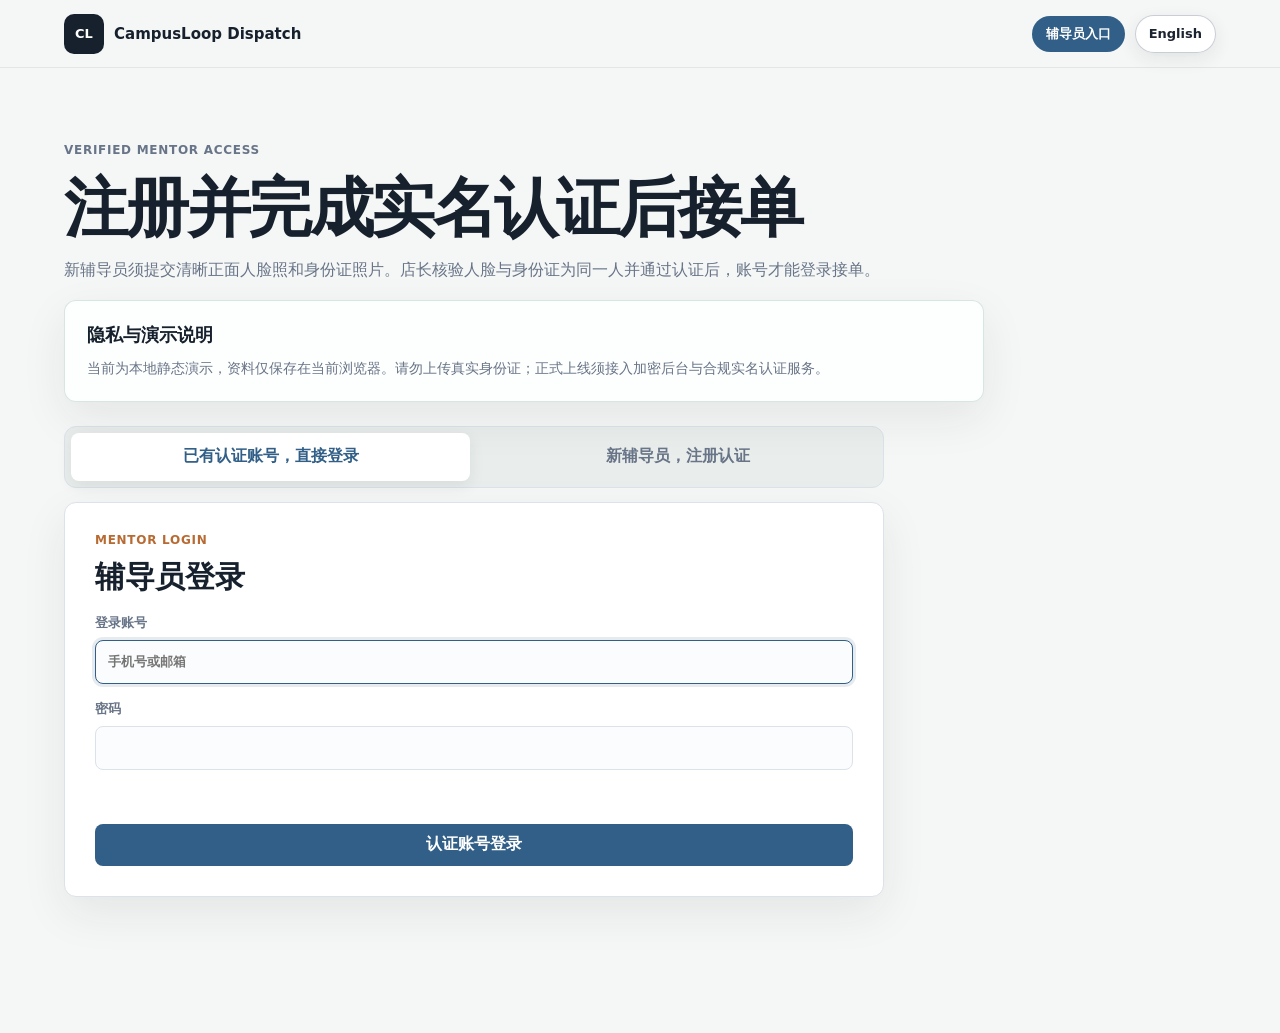
<file: mentor.html>
<!doctype html>
<html lang="zh-CN" data-dispatch-role="mentor">
  <head>
    <meta charset="UTF-8" />
    <meta name="viewport" content="width=device-width, initial-scale=1.0" />
    <title>CampusLoop 辅导员接单入口</title>
    <link rel="icon" href="data:," />
    <link rel="stylesheet" href="dispatch.css?v=20260807-focus1" />
  </head>
  <body>
    <header class="dispatch-topbar">
      <a class="dispatch-brand" href="index.html"><span>CL</span><strong>CampusLoop Dispatch</strong></a>
      <div class="manager-header-actions">
        <div class="dispatch-role-badge mentor">辅导员入口</div>
        <button class="dispatch-secondary manager-logout" id="mentorLogoutButton" type="button" hidden>退出登录</button>
      </div>
    </header>

    <main class="dispatch-shell">
      <section class="mentor-auth-gate" id="mentorAuthGate">
        <div class="mentor-auth-intro">
          <p class="dispatch-eyebrow">Verified mentor access</p>
          <h1>注册并完成实名认证后接单</h1>
          <p>新辅导员须提交清晰正面人脸照和身份证照片。店长核验人脸与身份证为同一人并通过认证后，账号才能登录接单。</p>
          <div class="privacy-card">
            <strong>隐私与演示说明</strong>
            <span>当前为本地静态演示，资料仅保存在当前浏览器。请勿上传真实身份证；正式上线须接入加密后台与合规实名认证服务。</span>
          </div>
        </div>
        <div class="auth-mode-switch" aria-label="选择登录或注册">
          <button class="auth-mode-button active" type="button" data-auth-target="login">已有认证账号，直接登录</button>
          <button class="auth-mode-button" type="button" data-auth-target="register">新辅导员，注册认证</button>
        </div>
        <div class="mentor-auth-grid single">
          <form class="dispatch-panel dispatch-form auth-mode-panel" id="mentorLoginForm" data-auth-panel="login">
            <div><p class="dispatch-eyebrow">Mentor login</p><h2>辅导员登录</h2></div>
            <label><span>登录账号</span><input id="mentorLoginAccount" type="text" required autocomplete="username" placeholder="手机号或邮箱" /></label>
            <label><span>密码</span><input id="mentorLoginPassword" type="password" required autocomplete="current-password" /></label>
            <p class="dispatch-message" id="mentorLoginMessage" aria-live="polite"></p>
            <button class="dispatch-primary" type="submit">认证账号登录</button>
          </form>

          <form class="dispatch-panel dispatch-form auth-mode-panel" id="mentorRegisterForm" data-auth-panel="register" hidden>
            <div><p class="dispatch-eyebrow">New mentor</p><h2>注册与实名认证</h2></div>
            <div class="form-grid two">
              <label><span>真实姓名</span><input id="mentorRegisterName" type="text" required autocomplete="name" /></label>
              <label><span>手机号或邮箱（登录账号）</span><input id="mentorRegisterAccount" type="text" required autocomplete="username" /></label>
              <label><span>设置密码</span><input id="mentorRegisterPassword" type="password" required minlength="8" autocomplete="new-password" placeholder="至少 8 位" /></label>
              <label><span>确认密码</span><input id="mentorRegisterConfirmPassword" type="password" required minlength="8" autocomplete="new-password" /></label>
            </div>
            <div class="form-grid two">
              <label><span>清晰正面人脸照</span><input id="mentorFacePhoto" type="file" required accept="image/*" /><small class="mentor-proof-state">正脸无遮挡，图片不超过 700KB。</small></label>
              <label><span>身份证照片</span><input id="mentorIdPhoto" type="file" required accept="image/*" /><small class="mentor-proof-state">须能清楚辨认照片，图片不超过 700KB。</small></label>
            </div>
            <label class="consent-row"><input id="mentorIdentityConsent" type="checkbox" required /><span>我确认人脸照为本人，且与身份证照片中的人员一致，并同意提交店长审核。</span></label>
            <p class="dispatch-message" id="mentorRegisterMessage" aria-live="polite"></p>
            <button class="dispatch-primary" type="submit">提交注册与认证</button>
          </form>
        </div>
      </section>

      <div id="mentorApp" hidden>
      <section class="workspace-view" data-workspace-view="home">
      <section class="dispatch-hero mentor-hero">
        <div>
          <p class="dispatch-eyebrow">Mentor workspace</p>
          <h1>按专业、科目和地区抢单</h1>
          <p>你可以查看脱敏后的辅导需求并抢单。抢单后须由店长审核，通过后等待学员预约，学员联系方式始终不可见。</p>
        </div>
        <div class="privacy-card">
          <strong>禁止绕过平台联系学员</strong>
          <span>订单只显示编号和学习需求；抢单、审核和预约完成后仍由店长中转沟通。</span>
        </div>
      </section>

      <section class="workspace-hub" aria-labelledby="mentorWorkspaceTitle">
        <div class="workspace-heading">
          <div><p class="dispatch-eyebrow">Mentor workspace</p><h2 id="mentorWorkspaceTitle">辅导员工作台</h2></div>
          <p>资料、抢单和进行中的订单分开处理，重点更清楚。</p>
        </div>
        <div class="workspace-card-grid">
          <a class="workspace-card featured" href="#open-orders"><span class="workspace-card-number">01</span><div><strong>进入抢单大厅</strong><p>查看脱敏需求并申请接单。</p></div><span class="workspace-card-arrow">进入 →</span></a>
          <a class="workspace-card" href="#assignments"><span class="workspace-card-number">02</span><div><strong>我的订单</strong><p>查看审核结果、学习进度和作业提交。</p></div><span class="workspace-card-arrow">进入 →</span></a>
          <a class="workspace-card" href="#profile"><span class="workspace-card-number">03</span><div><strong>辅导员资料</strong><p>单独维护专业、地区、时间和证明。</p></div><span class="workspace-card-arrow">进入 →</span></a>
        </div>
      </section>
      </section>

      <section class="workspace-view workspace-content" data-workspace-view="profile" hidden>
        <div class="workspace-page-heading"><a class="workspace-back" href="#home">← 返回功能菜单</a><div><p class="dispatch-eyebrow">Mentor profile</p><h1>辅导员资料</h1><p>维护专业能力、接单地区、预约时间和认证证明。</p></div></div>
      <section class="dispatch-panel dispatch-form compact" id="mentorProfilePanel">
        <div class="panel-heading">
          <div><p class="dispatch-eyebrow">Mentor profile</p><h2>辅导能力与接单地区</h2></div>
          <span class="step-badge" id="mentorProfileState">尚未登记</span>
        </div>
        <form id="mentorProfileForm">
          <div class="form-grid two">
            <label><span>显示名称</span><input id="mentorDisplayName" type="text" required placeholder="例如：Dale 老师" /></label>
            <label><span>每小时价格（人民币）</span><input id="mentorRate" type="text" required placeholder="例如：200 元/小时" /></label>
            <label><span>平台认证电话</span><input id="mentorPhone" type="tel" required placeholder="仅店长可见" /></label>
            <label><span>平台认证微信</span><input id="mentorWechat" type="text" required placeholder="仅店长可见" /></label>
          </div>
          <div class="form-grid two">
            <label>
              <span>主要专业</span>
              <select id="mentorMajor" required>
                <option value="">请选择专业</option>
                <option>商科与管理</option><option>会计与金融</option><option>经济学</option><option>计算机科学</option>
                <option>数据科学与统计</option><option>工程学</option><option>教育学</option><option>心理学</option>
                <option>法律</option><option>医学与健康</option><option>文学与语言</option><option>艺术与设计</option>
                <option>传媒</option><option>音乐专业</option><option>其他</option>
              </select>
            </label>
            <label><span>可辅导的具体科目</span><input id="mentorSubjects" type="text" required placeholder="用逗号分隔，例如：公司金融, APA, SPSS" /></label>
          </div>
          <div class="form-grid three">
            <label><span>国家</span><input id="mentorDispatchCountry" type="text" required placeholder="例如：英国" /></label>
            <label><span>城市</span><input id="mentorDispatchCity" type="text" required placeholder="例如：伦敦" /></label>
            <label><span>地区 / 时区</span><input id="mentorDispatchArea" type="text" required placeholder="例如：GMT" /></label>
          </div>
          <label><span>可预约时间</span><input id="mentorAvailability" type="text" required placeholder="例如：周一至周五 18:00–22:00（北京时间）" /></label>
          <label><span>个人简介</span><textarea id="mentorBio" rows="3" required placeholder="学历背景、擅长课程、可接单时间。不要填写公开联系方式。"></textarea></label>
          <label>
            <span>上传证明（教师资格证、学生证等）</span>
            <input id="mentorProof" type="file" accept="image/*,.pdf,application/pdf" />
            <small class="mentor-proof-state" id="mentorProofState">支持图片或 PDF，文件不超过 1MB；证明仅店长端可查看。</small>
          </label>
          <p class="dispatch-message" id="mentorProfileMessage" aria-live="polite"></p>
          <button class="dispatch-primary" type="submit">保存辅导员资料</button>
        </form>
      </section>
      </section>

      <section class="workspace-view workspace-content" data-workspace-view="open-orders" hidden>
        <div class="workspace-page-heading"><a class="workspace-back" href="#home">← 返回功能菜单</a><div><p class="dispatch-eyebrow">Open requests</p><h1>抢单大厅</h1><p>这里只展示可以申请的脱敏订单，抢单后需要店长审核。</p></div></div>
        <section class="dispatch-panel">
          <div class="panel-heading"><div><p class="dispatch-eyebrow">Open requests</p><h2>可抢订单</h2></div><span class="step-badge">抢单后由店长审核</span></div>
          <div class="dispatch-list" id="mentorOpenList"></div>
        </section>
      </section>

      <section class="workspace-view workspace-content" data-workspace-view="assignments" hidden>
        <div class="workspace-page-heading"><a class="workspace-back" href="#home">← 返回功能菜单</a><div><p class="dispatch-eyebrow">My assignments</p><h1>我的订单</h1><p>查看抢单审核、进行中订单、进度更新和作业提交入口。</p></div></div>
        <section class="dispatch-panel">
          <div class="panel-heading"><div><p class="dispatch-eyebrow">My assignments</p><h2>我的抢单与审核结果</h2></div></div>
          <div class="dispatch-list" id="mentorAssignmentList"></div>
        </section>
      </section>
      </div>
    </main>
    <script src="i18n.js?v=20260807-focus1"></script>
    <script src="dispatch.js?v=20260807-focus1"></script>
  </body>
</html>
</file>
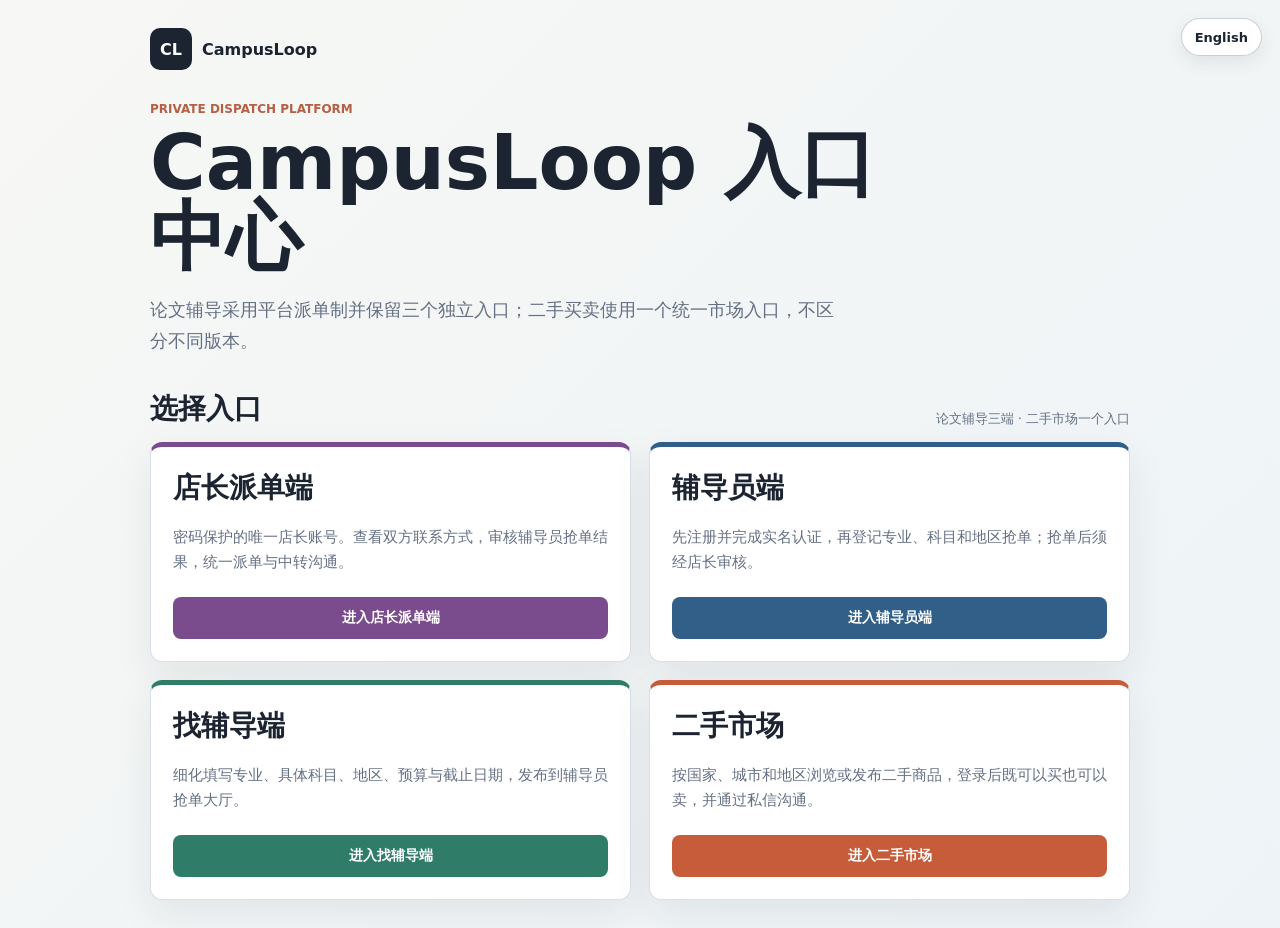
<file: portal.html>
<!doctype html>
<html lang="zh-CN">
  <head>
    <meta charset="UTF-8" />
    <meta name="viewport" content="width=device-width, initial-scale=1.0" />
    <title>CampusLoop 入口中心</title>
    <link rel="icon" href="data:," />
    <style>
      :root { color-scheme: light; --ink:#1b2430; --muted:#657084; --line:#d9e0e8; --paper:#f7f8f5; --white:#fff; --green:#2f7d68; --blue:#315f87; }
      * { box-sizing:border-box; }
      body { margin:0; min-height:100vh; display:grid; place-items:center; padding:28px; background:linear-gradient(135deg,#f7f8f5,#edf3f7); color:var(--ink); font-family:Inter,ui-sans-serif,system-ui,-apple-system,BlinkMacSystemFont,"Segoe UI",sans-serif; }
      main { width:min(980px,100%); }
      .brand { display:flex; align-items:center; gap:10px; margin-bottom:32px; font-weight:900; }
      .mark { display:grid; width:42px; height:42px; place-items:center; border-radius:10px; background:var(--ink); color:var(--white); }
      .eyebrow { margin:0 0 10px; color:#b45f46; font-size:12px; font-weight:900; text-transform:uppercase; }
      h1 { max-width:760px; margin:0; font-size:clamp(42px,7vw,76px); line-height:.98; }
      .intro { max-width:700px; margin:20px 0 32px; color:var(--muted); font-size:18px; line-height:1.7; }
      .section-title { display:flex; align-items:end; justify-content:space-between; gap:14px; margin:34px 0 14px; }
      .section-title h2 { margin:0; font-size:28px; }
      .section-title span { color:var(--muted); font-size:13px; }
      .entries { display:grid; grid-template-columns:repeat(2,minmax(0,1fr)); gap:18px; }
      .entry { display:grid; gap:14px; min-height:220px; padding:22px; border:1px solid var(--line); border-radius:12px; background:var(--white); box-shadow:0 14px 38px rgba(32,42,54,.08); }
      .entry.student { border-top:5px solid var(--green); }
      .entry.mentor { border-top:5px solid var(--blue); }
      .entry.manager { border-top:5px solid #7a4b8d; }
      .entry.market { border-top:5px solid #c75c3b; }
      .entry h2 { margin:0; font-size:28px; }
      .entry p { margin:0; color:var(--muted); font-size:15px; line-height:1.65; }
      .entry a { align-self:end; display:inline-flex; min-height:42px; align-items:center; justify-content:center; border-radius:8px; color:var(--white); text-decoration:none; font-size:14px; font-weight:900; }
      .student a { background:var(--green); }
      .mentor a { background:var(--blue); }
      .manager a { background:#7a4b8d; }
      .market a { background:#c75c3b; }
      @media (max-width:900px) { .entries { width:min(540px,100%); margin-inline:auto; grid-template-columns:1fr; } }
      @media (max-width:680px) { .entries { grid-template-columns:1fr; } .section-title { align-items:flex-start; flex-direction:column; } }
    </style>
  </head>
  <body>
    <main>
      <div class="brand"><span class="mark">CL</span><span>CampusLoop</span></div>
      <p class="eyebrow">Private dispatch platform</p>
      <h1>CampusLoop 入口中心</h1>
      <p class="intro">论文辅导采用平台派单制并保留三个独立入口；二手买卖使用一个统一市场入口，不区分不同版本。</p>
      <div class="section-title"><h2>选择入口</h2><span>论文辅导三端 · 二手市场一个入口</span></div>
      <div class="entries">
        <article class="entry manager">
          <h2>店长派单端</h2>
          <p>密码保护的唯一店长账号。查看双方联系方式，审核辅导员抢单结果，统一派单与中转沟通。</p>
          <a href="manager.html">进入店长派单端</a>
        </article>
        <article class="entry mentor">
          <h2>辅导员端</h2>
          <p>先注册并完成实名认证，再登记专业、科目和地区抢单；抢单后须经店长审核。</p>
          <a href="mentor.html">进入辅导员端</a>
        </article>
        <article class="entry student">
          <h2>找辅导端</h2>
          <p>细化填写专业、具体科目、地区、预算与截止日期，发布到辅导员抢单大厅。</p>
          <a href="student.html">进入找辅导端</a>
        </article>
        <article class="entry market">
          <h2>二手市场</h2>
          <p>按国家、城市和地区浏览或发布二手商品，登录后既可以买也可以卖，并通过私信沟通。</p>
          <a href="market.html">进入二手市场</a>
        </article>
      </div>
    </main>
    <script src="i18n.js"></script>
  </body>
</html>
</file>
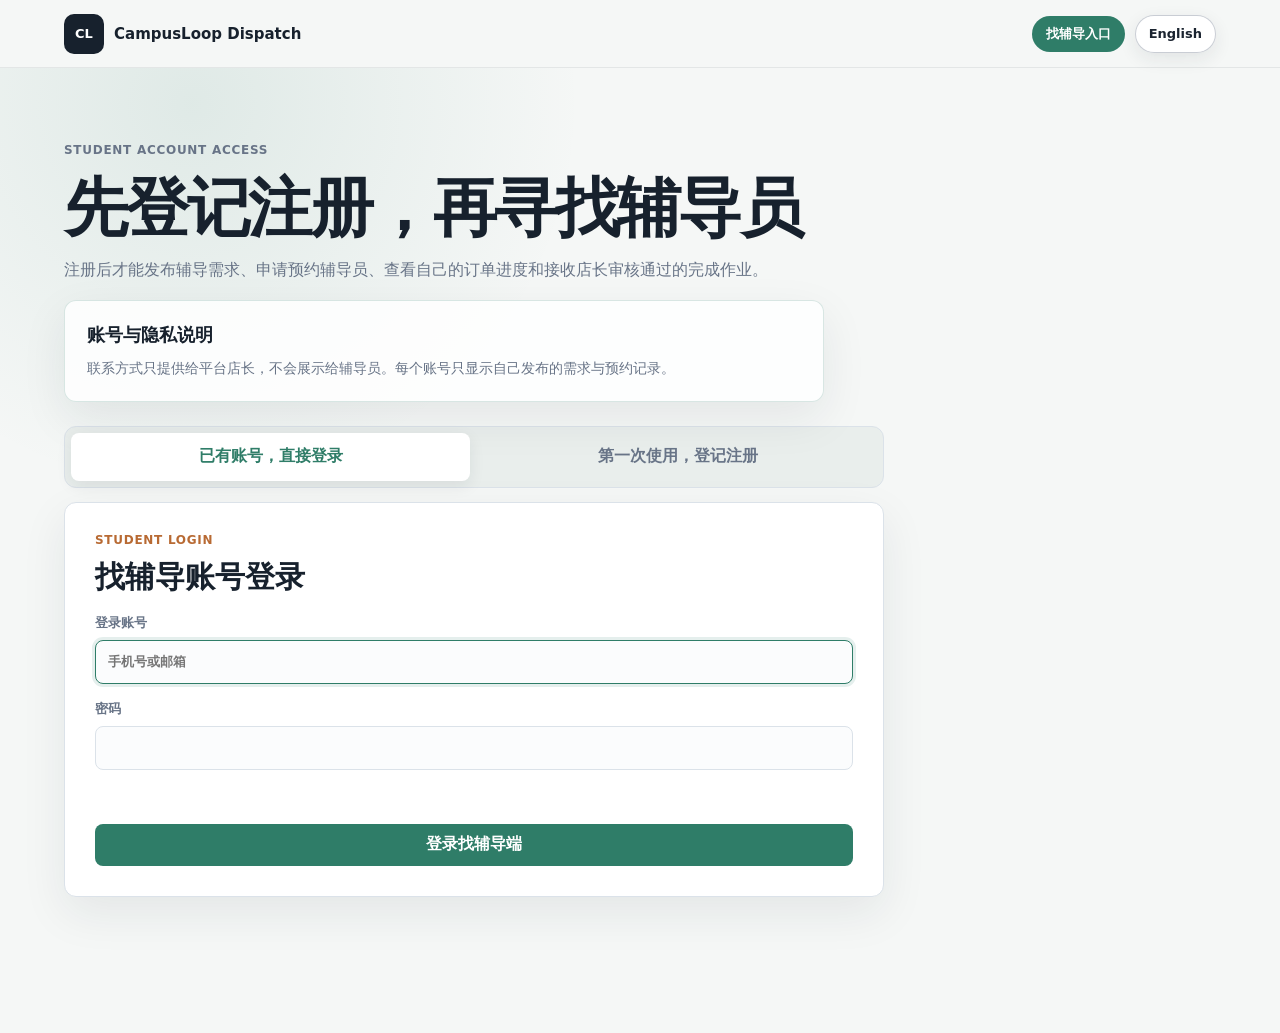
<file: student.html>
<!doctype html>
<html lang="zh-CN" data-dispatch-role="student">
  <head>
    <meta charset="UTF-8" />
    <meta name="viewport" content="width=device-width, initial-scale=1.0" />
    <title>CampusLoop 找辅导入口</title>
    <link rel="icon" href="data:," />
    <link rel="stylesheet" href="dispatch.css?v=20260807-focus1" />
  </head>
  <body>
    <header class="dispatch-topbar">
      <a class="dispatch-brand" href="index.html"><span>CL</span><strong>CampusLoop Dispatch</strong></a>
      <div class="manager-header-actions">
        <div class="dispatch-role-badge student">找辅导入口</div>
        <button class="dispatch-secondary manager-logout" id="studentLogoutButton" type="button" hidden>退出登录</button>
      </div>
    </header>

    <main class="dispatch-shell">
      <section class="student-auth-gate" id="studentAuthGate">
        <div class="student-auth-intro">
          <p class="dispatch-eyebrow">Student account access</p>
          <h1>先登记注册，再寻找辅导员</h1>
          <p>注册后才能发布辅导需求、申请预约辅导员、查看自己的订单进度和接收店长审核通过的完成作业。</p>
          <div class="privacy-card">
            <strong>账号与隐私说明</strong>
            <span>联系方式只提供给平台店长，不会展示给辅导员。每个账号只显示自己发布的需求与预约记录。</span>
          </div>
        </div>

        <div class="auth-mode-switch" aria-label="选择登录或注册">
          <button class="auth-mode-button active" type="button" data-auth-target="login">已有账号，直接登录</button>
          <button class="auth-mode-button" type="button" data-auth-target="register">第一次使用，登记注册</button>
        </div>

        <div class="student-auth-grid single">
          <form class="dispatch-panel dispatch-form auth-mode-panel" id="studentLoginForm" data-auth-panel="login">
            <div><p class="dispatch-eyebrow">Student login</p><h2>找辅导账号登录</h2></div>
            <label><span>登录账号</span><input id="studentLoginAccount" type="text" required autocomplete="username" placeholder="手机号或邮箱" /></label>
            <label><span>密码</span><input id="studentLoginPassword" type="password" required autocomplete="current-password" /></label>
            <p class="dispatch-message" id="studentLoginMessage" aria-live="polite"></p>
            <button class="dispatch-primary" type="submit">登录找辅导端</button>
          </form>

          <form class="dispatch-panel dispatch-form auth-mode-panel" id="studentRegisterForm" data-auth-panel="register" hidden>
            <div><p class="dispatch-eyebrow">New student</p><h2>登记注册</h2></div>
            <div class="form-grid two">
              <label><span>称呼</span><input id="studentRegisterName" type="text" required autocomplete="name" placeholder="例如：李同学" /></label>
              <label><span>手机号或邮箱（登录账号）</span><input id="studentRegisterAccount" type="text" required autocomplete="username" placeholder="用于登录" /></label>
              <label><span>平台联系微信 / 手机号</span><input id="studentRegisterContact" type="text" required autocomplete="tel" placeholder="仅店长可见" /></label>
              <label><span>设置密码</span><input id="studentRegisterPassword" type="password" required minlength="8" autocomplete="new-password" placeholder="至少 8 位" /></label>
              <label><span>确认密码</span><input id="studentRegisterConfirmPassword" type="password" required minlength="8" autocomplete="new-password" /></label>
            </div>
            <label class="consent-row"><input id="studentRegisterConsent" type="checkbox" required /><span>我同意由平台店长保管我的联系方式，并仅用于辅导匹配和订单协调。</span></label>
            <p class="dispatch-message" id="studentRegisterMessage" aria-live="polite"></p>
            <button class="dispatch-primary" type="submit">注册并进入找辅导端</button>
          </form>
        </div>
      </section>

      <div id="studentApp" hidden>
      <section class="workspace-view" data-workspace-view="home">
      <section class="dispatch-hero student-hero">
        <div>
          <p class="dispatch-eyebrow">Tutoring request</p>
          <h1>告诉店长你需要哪一门辅导</h1>
          <p>按专业、具体科目和地区发布需求，需求会进入辅导员抢单大厅。店长审核抢单结果后，你可以查看辅导员名片并预约。</p>
        </div>
        <div class="privacy-card">
          <strong>联系方式由平台保管</strong>
          <span>辅导员只能看到学习需求和订单编号；审核通过的名片也不显示联系方式，沟通由店长统一中转。</span>
        </div>
      </section>

      <section class="workspace-hub" aria-labelledby="studentWorkspaceTitle">
        <div class="workspace-heading">
          <div><p class="dispatch-eyebrow">Student workspace</p><h2 id="studentWorkspaceTitle">今天想做什么？</h2></div>
          <p>每次只进入一个功能页面，资料更清楚、操作更简单。</p>
        </div>
        <div class="workspace-card-grid">
          <a class="workspace-card featured" href="#request"><span class="workspace-card-number">01</span><div><strong>发布辅导需求</strong><p>填写科目、地区、预算与订单金额。</p></div><span class="workspace-card-arrow">进入 →</span></a>
          <a class="workspace-card" href="#mentors"><span class="workspace-card-number">02</span><div><strong>选择辅导员</strong><p>查看认证辅导员资料并申请预约。</p></div><span class="workspace-card-arrow">进入 →</span></a>
          <a class="workspace-card" href="#orders"><span class="workspace-card-number">03</span><div><strong>查看我的订单</strong><p>跟踪审核、预约、进度与完成作业。</p></div><span class="workspace-card-arrow">进入 →</span></a>
        </div>
      </section>
      </section>

      <section class="workspace-view workspace-content" data-workspace-view="request" hidden>
        <div class="workspace-page-heading"><a class="workspace-back" href="#home">← 返回功能菜单</a><div><p class="dispatch-eyebrow">New request</p><h1>发布辅导需求</h1><p>只需完成这一份表单，提交后可在“我的订单”查看审核进度。</p></div></div>
        <form class="dispatch-panel dispatch-form" id="requestForm">
          <div class="panel-heading">
            <div><p class="dispatch-eyebrow">New request</p><h2>提交辅导需求</h2></div>
            <span class="step-badge">信息越细，匹配越准</span>
          </div>

          <div class="selected-mentor-notice" id="selectedMentorNotice" hidden>
            <div><span>预约意向</span><strong id="selectedMentorName"></strong><small>提交需求后，该辅导员会收到你的预约申请；接单后仍须由店长审核。</small></div>
            <button class="dispatch-secondary" id="clearPreferredMentor" type="button">取消指定</button>
          </div>
          <input id="requestPreferredMentor" type="hidden" />

          <div class="form-grid two">
            <label><span>称呼</span><input id="requesterName" type="text" required placeholder="例如：李同学" /></label>
            <label><span>联系方式</span><input id="requesterContact" type="text" required placeholder="微信 / 邮箱 / 手机号" /></label>
          </div>

          <div class="form-grid two">
            <label>
              <span>专业方向</span>
              <select id="requestMajor" required>
                <option value="">请选择专业</option>
                <option>商科与管理</option><option>会计与金融</option><option>经济学</option><option>计算机科学</option>
                <option>数据科学与统计</option><option>工程学</option><option>教育学</option><option>心理学</option>
                <option>法律</option><option>医学与健康</option><option>文学与语言</option><option>艺术与设计</option>
                <option>传媒</option><option>音乐专业</option><option>其他</option>
              </select>
            </label>
            <label><span>具体科目 / 课程名称</span><input id="requestSubject" type="text" required placeholder="例如：Corporate Finance / COMP3001" /></label>
          </div>

          <div class="form-grid three">
            <label><span>学历阶段</span><select id="requestLevel" required><option value="">请选择</option><option>预科</option><option>本科</option><option>硕士</option><option>博士</option><option>其他</option></select></label>
            <label><span>辅导类型</span><select id="requestServiceType" required><option value="">请选择</option><option>课程知识辅导</option><option>作业思路梳理</option><option>论文结构指导</option><option>文献综述指导</option><option>数据分析指导</option><option>语言润色建议</option><option>答辩准备</option></select></label>
            <label><span>预算（人民币）</span><input id="requestBudget" type="text" required placeholder="例如：200 元/小时或总预算 1200 元" /></label>
          </div>

          <label><span>订单辅导金额（人民币）</span><input id="requestOrderAmount" type="number" required min="1" step="0.01" inputmode="decimal" placeholder="例如：1000" /><small class="mentor-proof-state">平台以此金额计算双方各 7% 的服务费。</small></label>

          <div class="form-grid three">
            <label><span>国家</span><input id="requestCountry" type="text" required placeholder="例如：英国" /></label>
            <label><span>城市</span><input id="requestCity" type="text" required placeholder="例如：伦敦" /></label>
            <label><span>地区 / 时区</span><input id="requestArea" type="text" required placeholder="例如：UCL 附近 / GMT" /></label>
          </div>

          <div class="form-grid two">
            <label><span>希望开始日期</span><input id="requestStartDate" type="date" required /></label>
            <label><span>截止日期</span><input id="requestDeadline" type="date" required /></label>
          </div>

          <label><span>需求说明</span><textarea id="requestDescription" rows="5" required placeholder="写清课程难点、作业要求、当前进度和希望的辅导方式。请不要在这里填写联系方式。"></textarea></label>
          <label class="consent-row"><input id="requestPrivacyConsent" type="checkbox" required /><span>我同意由平台店长保管联系方式并代为匹配，辅导员无法直接查看。</span></label>
          <label class="consent-row"><input id="requestFeeConsent" type="checkbox" required /><span>我已知悉并同意：找辅导方支付订单金额 7% 的平台服务费；辅导员另行支付订单金额 7% 的平台服务费。</span></label>
          <p class="dispatch-message" id="requestMessage" aria-live="polite"></p>
          <button class="dispatch-primary" type="submit">发布到辅导员抢单大厅</button>
          <section class="fee-preview-card" id="requestFeePreview" aria-live="polite">
            <div class="fee-preview-heading"><strong>提交订单后的费用明细</strong><span>双边各收 7%</span></div>
            <div class="fee-preview-grid">
              <div><span>订单辅导金额</span><output id="requestAmountPreview">￥0.00</output></div>
              <div><span>找辅导方服务费（7%）</span><output id="requestStudentFeePreview">￥0.00</output></div>
              <div class="fee-preview-total"><span>找辅导方应付合计</span><output id="requestStudentTotalPreview">￥0.00</output></div>
            </div>
            <small>辅导员的 7% 服务费由辅导员另行承担；平台每单合计收取订单金额的 14%。</small>
            <div class="fee-protection-note"><strong>双边交易保障</strong><span>店长审核每份完成作业；未达到要求时可要求辅导员返修，并由平台协调争议，降低不合格交付和双方逃单风险。</span></div>
          </section>
        </form>

      </section>

      <section class="workspace-view workspace-content" data-workspace-view="orders" hidden>
        <div class="workspace-page-heading"><a class="workspace-back" href="#home">← 返回功能菜单</a><div><p class="dispatch-eyebrow">My requests</p><h1>我的订单</h1><p>集中查看抢单审核、预约、学习进度和店长审核通过的作业。</p></div></div>
        <section class="dispatch-panel status-panel">
          <div class="panel-heading"><div><p class="dispatch-eyebrow">My requests</p><h2>我的需求进度</h2></div></div>
          <p class="panel-note">这里只显示当前登录账号提交的需求。</p>
          <div class="dispatch-list" id="studentRequestList"></div>
        </section>
      </section>

      <section class="workspace-view workspace-content" data-workspace-view="mentors" hidden>
        <div class="workspace-page-heading"><a class="workspace-back" href="#home">← 返回功能菜单</a><div><p class="dispatch-eyebrow">Tutor booking</p><h1>选择辅导员</h1><p>查看平台认证资料，选择后再填写对应辅导需求。</p></div></div>
      <section class="dispatch-panel mentor-booking-panel" aria-labelledby="mentorBookingTitle">
        <div class="panel-heading">
          <div><p class="dispatch-eyebrow">Tutor booking</p><h2 id="mentorBookingTitle">可预约辅导员</h2></div>
          <span class="step-badge">仅展示已通过平台认证的辅导员</span>
        </div>
        <p class="panel-note">查看专业、科目、地区、价格和可预约时间。点击申请后，请在上方补充具体辅导需求；双方联系方式仍由店长保管。</p>
        <div class="student-mentor-directory" id="studentMentorDirectory"></div>
      </section>
      </section>
      </div>
    </main>
    <script src="i18n.js?v=20260807-focus1"></script>
    <script src="dispatch.js?v=20260807-focus1"></script>
  </body>
</html>
</file>
<file: dispatch.css>
:root {
  color-scheme: light;
  --ink: #17212d;
  --muted: #687487;
  --line: #dbe2e9;
  --paper: #f5f7f6;
  --white: #ffffff;
  --student: #2f7d68;
  --mentor: #315f87;
  --manager: #7a4b8d;
  --warning: #b86a33;
  --danger: #b64f48;
  --shadow: 0 16px 46px rgba(23, 33, 45, 0.08);
}

* { box-sizing: border-box; }
[hidden] { display: none !important; }
html { scroll-behavior: smooth; }
body {
  margin: 0;
  background: var(--paper);
  color: var(--ink);
  font-family: Inter, ui-sans-serif, system-ui, -apple-system, BlinkMacSystemFont, "Segoe UI", sans-serif;
}
button, input, select, textarea { font: inherit; }
button, a { -webkit-tap-highlight-color: transparent; }
a { color: inherit; text-decoration: none; }

.dispatch-topbar {
  position: sticky;
  top: 0;
  z-index: 20;
  display: flex;
  align-items: center;
  justify-content: space-between;
  gap: 18px;
  min-height: 68px;
  padding: 12px clamp(18px, 5vw, 68px);
  border-bottom: 1px solid rgba(23, 33, 45, 0.08);
  background: rgba(245, 247, 246, 0.93);
  backdrop-filter: blur(14px);
}

.dispatch-brand { display: flex; align-items: center; gap: 10px; }
.dispatch-brand > span {
  display: grid;
  width: 40px;
  height: 40px;
  place-items: center;
  border-radius: 10px;
  background: var(--ink);
  color: var(--white);
  font-size: 13px;
  font-weight: 900;
}
.dispatch-brand strong { font-size: 15px; }

.dispatch-role-badge {
  display: inline-flex;
  min-height: 36px;
  align-items: center;
  padding: 0 14px;
  border-radius: 999px;
  color: var(--white);
  font-size: 13px;
  font-weight: 900;
}
.dispatch-role-badge.student { background: var(--student); }
.dispatch-role-badge.mentor { background: var(--mentor); }
.dispatch-role-badge.manager { background: var(--manager); }

.manager-header-actions { display: flex; align-items: center; gap: 10px; }
.manager-logout { min-height: 36px; padding-inline: 13px; }

.manager-login-gate {
  min-height: calc(100vh - 68px);
  display: grid;
  place-items: center;
  padding: 30px 18px;
  background: radial-gradient(circle at 20% 10%, rgba(122, 75, 141, 0.13), transparent 34%), linear-gradient(135deg, #f5f1f7, #eef2f5);
}
.manager-login-card {
  display: grid;
  width: min(100%, 520px);
  gap: 18px;
  padding: clamp(26px, 5vw, 44px);
  border: 1px solid rgba(122, 75, 141, 0.22);
  border-top: 6px solid var(--manager);
  border-radius: 14px;
  background: var(--white);
  box-shadow: 0 24px 70px rgba(23, 33, 45, 0.13);
}
.manager-lock-icon { display:grid; width:46px; height:46px; place-items:center; color:var(--manager); }
.manager-lock-icon .lucide { width:34px; height:34px; stroke-width:1.8; }
.manager-login-card h1 { margin: 0; font-size: clamp(36px, 7vw, 56px); line-height: 1; }
.manager-login-card > p:not(.dispatch-eyebrow) { margin: 0; color: var(--muted); line-height: 1.7; }
.manager-account-row {
  display: flex;
  align-items: center;
  justify-content: space-between;
  gap: 16px;
  padding: 14px 16px;
  border-radius: 9px;
  background: #f5f1f7;
}
.manager-account-row span { color: var(--muted); font-size: 13px; font-weight: 800; }
.manager-login-card form { display: grid; gap: 14px; }
.manager-back-link { justify-self: center; color: var(--muted); font-size: 13px; font-weight: 800; }

.dispatch-shell { width: min(1440px, 100%); margin: 0 auto; padding-bottom: 64px; }
.dispatch-hero {
  display: grid;
  grid-template-columns: minmax(0, 1.45fr) minmax(280px, 0.55fr);
  gap: clamp(22px, 5vw, 64px);
  align-items: end;
  padding: clamp(42px, 7vw, 88px) clamp(18px, 5vw, 68px) clamp(34px, 5vw, 58px);
}
.student-hero { background: linear-gradient(135deg, #edf6f2 0%, transparent 62%); }
.mentor-hero { background: linear-gradient(135deg, #edf3f8 0%, transparent 62%); }
.manager-hero { background: linear-gradient(135deg, #f3edf6 0%, transparent 62%); }
.dispatch-eyebrow {
  margin: 0 0 10px;
  color: var(--warning);
  font-size: 12px;
  font-weight: 900;
  letter-spacing: 0.06em;
  text-transform: uppercase;
}
.dispatch-hero h1 {
  max-width: 900px;
  margin: 0;
  font-size: clamp(42px, 6vw, 78px);
  line-height: 0.98;
  letter-spacing: -0.045em;
}
.dispatch-hero > div > p:last-child {
  max-width: 780px;
  margin: 22px 0 0;
  color: var(--muted);
  font-size: clamp(16px, 1.8vw, 20px);
  line-height: 1.7;
}

.privacy-card {
  display: grid;
  gap: 10px;
  padding: 22px;
  border: 1px solid rgba(47, 125, 104, 0.18);
  border-radius: 12px;
  background: rgba(255, 255, 255, 0.82);
  box-shadow: var(--shadow);
}
.mentor-hero .privacy-card { border-color: rgba(49, 95, 135, 0.2); }
.privacy-card.private { border-color: rgba(122, 75, 141, 0.22); }
.privacy-card strong { font-size: 18px; }
.privacy-card span { color: var(--muted); font-size: 14px; line-height: 1.6; }

.dispatch-grid { display: grid; gap: 18px; padding: 0 clamp(18px, 5vw, 68px); }
.student-grid { grid-template-columns: minmax(0, 1.45fr) minmax(320px, 0.55fr); align-items: start; }
.mentor-grid { grid-template-columns: repeat(2, minmax(0, 1fr)); align-items: start; margin-top: 18px; }

.dispatch-panel {
  min-width: 0;
  padding: clamp(20px, 3vw, 30px);
  border: 1px solid var(--line);
  border-radius: 12px;
  background: var(--white);
  box-shadow: var(--shadow);
}
.dispatch-form.compact { margin: 0 clamp(18px, 5vw, 68px); }
.mentor-booking-panel { margin: 18px clamp(18px, 5vw, 68px) 0; }
.panel-heading {
  display: flex;
  align-items: flex-start;
  justify-content: space-between;
  gap: 16px;
  margin-bottom: 22px;
}
.panel-heading h2 { margin: 0; font-size: clamp(25px, 3vw, 38px); line-height: 1.05; }
.step-badge {
  display: inline-flex;
  min-height: 30px;
  align-items: center;
  padding: 0 10px;
  border-radius: 999px;
  background: #eef2f4;
  color: var(--muted);
  font-size: 12px;
  font-weight: 800;
  white-space: nowrap;
}
.panel-note { margin: -8px 0 18px; color: var(--muted); font-size: 13px; line-height: 1.6; }

.dispatch-form form, .dispatch-form { display: grid; gap: 16px; }
.form-grid { display: grid; gap: 14px; }
.form-grid.two { grid-template-columns: repeat(2, minmax(0, 1fr)); }
.form-grid.three { grid-template-columns: repeat(3, minmax(0, 1fr)); }
label { display: grid; gap: 8px; color: var(--muted); font-size: 13px; font-weight: 800; }
input, select, textarea {
  min-width: 0;
  width: 100%;
  border: 1px solid var(--line);
  border-radius: 8px;
  background: #fbfcfd;
  color: var(--ink);
  outline: none;
}
input, select { min-height: 44px; padding: 0 12px; }
input[type="file"] { padding: 8px 10px; }
textarea { padding: 12px; resize: vertical; line-height: 1.6; }
input:focus, select:focus, textarea:focus { border-color: var(--student); box-shadow: 0 0 0 3px rgba(47, 125, 104, 0.12); }
html[data-dispatch-role="mentor"] input:focus,
html[data-dispatch-role="mentor"] select:focus,
html[data-dispatch-role="mentor"] textarea:focus { border-color: var(--mentor); box-shadow: 0 0 0 3px rgba(49, 95, 135, 0.12); }
.mentor-proof-state { color: var(--muted); font-size: 12px; font-weight: 600; line-height: 1.5; }
.selected-mentor-notice {
  display: flex;
  align-items: center;
  justify-content: space-between;
  gap: 18px;
  padding: 15px 16px;
  border: 1px solid rgba(47, 125, 104, 0.25);
  border-radius: 10px;
  background: #edf7f3;
}
.selected-mentor-notice > div { display: grid; gap: 4px; }
.selected-mentor-notice span { color: var(--student); font-size: 12px; font-weight: 900; }
.selected-mentor-notice strong { font-size: 19px; }
.selected-mentor-notice small { color: var(--muted); line-height: 1.5; }

.fee-preview-card, .fee-summary-card, .manager-fee-collection {
  display: grid;
  gap: 13px;
  padding: 16px;
  border: 1px solid rgba(184, 106, 51, 0.28);
  border-radius: 10px;
  background: linear-gradient(135deg, #fffaf2, #fffdf9);
}
.fee-preview-heading, .fee-summary-heading {
  display: flex;
  align-items: center;
  justify-content: space-between;
  gap: 12px;
}
.fee-preview-heading strong, .fee-summary-heading strong { font-size: 16px; }
.fee-preview-heading span, .fee-summary-heading span {
  padding: 5px 9px;
  border-radius: 999px;
  background: #f7e5cf;
  color: #8a511d;
  font-size: 12px;
  font-weight: 900;
}
.fee-preview-grid, .fee-summary-grid {
  display: grid;
  grid-template-columns: repeat(3, minmax(0, 1fr));
  gap: 8px;
}
.fee-preview-grid > div, .fee-summary-grid > div {
  display: grid;
  gap: 5px;
  padding: 11px;
  border-radius: 8px;
  background: rgba(255, 255, 255, 0.82);
}
.fee-preview-grid span, .fee-summary-grid span { color: var(--muted); font-size: 11px; font-weight: 800; line-height: 1.4; }
.fee-preview-grid output, .fee-summary-grid strong { color: var(--ink); font-size: 17px; font-weight: 900; }
.fee-preview-grid .fee-preview-total, .fee-summary-grid .fee-preview-total { background: #f8ead8; }
.fee-preview-card > small, .fee-summary-card > small { color: var(--muted); font-size: 11px; font-weight: 700; line-height: 1.55; }
.fee-payment-status { display: flex; align-items: center; gap: 8px; flex-wrap: wrap; color: var(--muted); font-size: 12px; font-weight: 800; }
.fee-payment-status .paid { color: var(--student); }
html[data-dispatch-role="mentor"] .fee-payment-status .paid { color: var(--mentor); }
.manager-fee-collection { border-color: rgba(122, 75, 141, 0.22); background: #faf6fc; }
.manager-fee-collection .fee-summary-heading span { background: #eee3f2; color: var(--manager); }
.manager-fee-actions { display: grid; grid-template-columns: repeat(2, minmax(0, 1fr)); gap: 10px; }
.manager-fee-action { display: grid; gap: 8px; padding: 11px; border-radius: 8px; background: var(--white); }
.manager-fee-action strong { font-size: 13px; }
.manager-fee-action small { color: var(--muted); line-height: 1.45; }
.manager-fee-action .dispatch-secondary { min-height: 36px; padding-inline: 10px; font-size: 12px; }
.fee-protection-note {
  display: grid;
  gap: 4px;
  padding: 11px 12px;
  border-left: 3px solid var(--student);
  border-radius: 6px;
  background: rgba(47, 125, 104, 0.08);
  font-size: 12px;
  line-height: 1.55;
}
.fee-protection-note strong { color: var(--student); font-size: 13px; }
.fee-protection-note span { color: var(--muted); font-weight: 700; }
html[data-dispatch-role="mentor"] .fee-protection-note { border-left-color: var(--mentor); background: rgba(49, 95, 135, 0.08); }
html[data-dispatch-role="mentor"] .fee-protection-note strong { color: var(--mentor); }
html[data-dispatch-role="manager"] .fee-protection-note { border-left-color: var(--manager); background: rgba(122, 75, 141, 0.08); }
html[data-dispatch-role="manager"] .fee-protection-note strong { color: var(--manager); }

.mentor-auth-gate, .student-auth-gate { padding: clamp(34px, 6vw, 72px) clamp(18px, 5vw, 68px); }
.mentor-auth-intro, .student-auth-intro { display: grid; gap: 16px; max-width: 920px; margin-bottom: 24px; }
.mentor-auth-intro h1, .student-auth-intro h1 { margin: 0; font-size: clamp(36px, 5vw, 64px); line-height: 1; letter-spacing: -0.04em; }
.mentor-auth-intro > p, .student-auth-intro > p { margin: 0; color: var(--muted); line-height: 1.7; }
.mentor-auth-grid, .student-auth-grid { display: grid; grid-template-columns: minmax(280px, 0.7fr) minmax(0, 1.3fr); gap: 18px; align-items: start; }
.mentor-auth-grid.single, .student-auth-grid.single { grid-template-columns: minmax(0, 820px); }
.mentor-auth-grid h2, .student-auth-grid h2 { margin: 0; font-size: 30px; }
.student-auth-gate { background: radial-gradient(circle at 15% 4%, rgba(47, 125, 104, 0.11), transparent 28%); }
.student-auth-intro .privacy-card { max-width: 760px; }

.auth-mode-switch {
  display: grid;
  grid-template-columns: repeat(2, minmax(0, 1fr));
  gap: 8px;
  width: min(100%, 820px);
  margin-bottom: 14px;
  padding: 6px;
  border: 1px solid var(--line);
  border-radius: 12px;
  background: #e9eeec;
}
.auth-mode-button {
  min-height: 48px;
  border: 0;
  border-radius: 8px;
  background: transparent;
  color: var(--muted);
  cursor: pointer;
  font-weight: 900;
}
.auth-mode-button.active { background: var(--white); color: var(--ink); box-shadow: 0 5px 16px rgba(23, 33, 45, 0.08); }
html[data-dispatch-role="student"] .auth-mode-button.active { color: var(--student); }
html[data-dispatch-role="mentor"] .auth-mode-button.active { color: var(--mentor); }

.workspace-hub {
  display: grid;
  gap: 24px;
  padding: 0 clamp(18px, 5vw, 68px) clamp(42px, 7vw, 82px);
}
.workspace-heading {
  display: flex;
  align-items: end;
  justify-content: space-between;
  gap: 24px;
  padding-top: 8px;
}
.workspace-heading h2 { margin: 0; font-size: clamp(30px, 4vw, 48px); letter-spacing: -0.035em; }
.workspace-heading > p { max-width: 520px; margin: 0; color: var(--muted); line-height: 1.65; }
.workspace-card-grid { display: grid; grid-template-columns: repeat(3, minmax(0, 1fr)); gap: 16px; }
.workspace-card-grid.manager-cards { grid-template-columns: repeat(2, minmax(0, 1fr)); }
.workspace-card {
  display: grid;
  min-height: 210px;
  grid-template-rows: auto 1fr auto;
  gap: 20px;
  padding: clamp(20px, 3vw, 28px);
  border: 1px solid var(--line);
  border-top: 5px solid #cbd4dc;
  border-radius: 14px;
  background: var(--white);
  box-shadow: 0 12px 34px rgba(23, 33, 45, 0.07);
  transition: transform 160ms ease, box-shadow 160ms ease, border-color 160ms ease;
}
.workspace-card:hover, .workspace-card:focus-visible { transform: translateY(-3px); border-color: #aebbc5; box-shadow: 0 20px 42px rgba(23, 33, 45, 0.12); outline: none; }
.workspace-card.featured { border-top-color: var(--student); }
html[data-dispatch-role="mentor"] .workspace-card.featured { border-top-color: var(--mentor); }
html[data-dispatch-role="manager"] .workspace-card.featured { border-top-color: var(--manager); }
.workspace-card-number { color: var(--muted); font-size: 12px; font-weight: 900; letter-spacing: 0.08em; }
.workspace-card > div { align-self: center; }
.workspace-card strong { display: block; margin-bottom: 9px; font-size: clamp(21px, 2.4vw, 29px); line-height: 1.12; }
.workspace-card p { margin: 0; color: var(--muted); line-height: 1.6; }
.workspace-card-arrow { justify-self: end; color: var(--student); font-size: 13px; font-weight: 900; }
html[data-dispatch-role="mentor"] .workspace-card-arrow { color: var(--mentor); }
html[data-dispatch-role="manager"] .workspace-card-arrow { color: var(--manager); }

.workspace-content {
  display: grid;
  width: min(1180px, 100%);
  gap: 22px;
  margin: 0 auto;
  padding: clamp(30px, 5vw, 62px) clamp(18px, 5vw, 50px) 64px;
}
.workspace-page-heading { display: grid; gap: 22px; }
.workspace-page-heading > div { display: grid; gap: 10px; }
.workspace-page-heading h1 { margin: 0; font-size: clamp(38px, 6vw, 64px); line-height: 1; letter-spacing: -0.04em; }
.workspace-page-heading > div > p:last-child { max-width: 720px; margin: 0; color: var(--muted); font-size: 16px; line-height: 1.65; }
.workspace-back {
  display: inline-flex;
  width: fit-content;
  min-height: 38px;
  align-items: center;
  padding: 0 13px;
  border: 1px solid var(--line);
  border-radius: 999px;
  background: var(--white);
  color: var(--muted);
  font-size: 13px;
  font-weight: 900;
}
.workspace-back:hover { color: var(--ink); border-color: #aebbc5; }
.workspace-content > .dispatch-panel,
.workspace-content > .mentor-booking-panel,
.workspace-content > .manager-control-panel,
.workspace-content > .manager-verification-panel,
.workspace-content > .manager-security-panel { margin: 0; }

.consent-row { grid-template-columns: auto minmax(0, 1fr); align-items: start; font-weight: 600; line-height: 1.5; }
.consent-row input { width: 18px; height: 18px; min-height: 0; margin: 2px 0 0; }
.dispatch-primary, .dispatch-secondary, .dispatch-danger {
  display: inline-flex;
  min-height: 42px;
  align-items: center;
  justify-content: center;
  border: 0;
  border-radius: 8px;
  padding: 0 16px;
  cursor: pointer;
  font-weight: 900;
}
.dispatch-primary { background: var(--student); color: var(--white); }
html[data-dispatch-role="mentor"] .dispatch-primary { background: var(--mentor); }
html[data-dispatch-role="manager"] .dispatch-primary { background: var(--manager); }
html[data-progress-view-role="mentor"] .dispatch-primary { background: var(--mentor); }
.dispatch-secondary { border: 1px solid var(--line); background: var(--white); color: var(--ink); }
.dispatch-danger { border: 1px solid rgba(182, 79, 72, 0.26); background: #fff7f6; color: var(--danger); }
.dispatch-primary:disabled, .dispatch-secondary:disabled { cursor: not-allowed; opacity: 0.55; }
.dispatch-message { min-height: 22px; margin: 0; color: var(--danger); font-size: 14px; font-weight: 800; }
.dispatch-message.success { color: var(--student); }

.dispatch-list { display: grid; gap: 12px; }
.empty-dispatch {
  margin: 0;
  padding: 30px 18px;
  border: 1px dashed var(--line);
  border-radius: 10px;
  color: var(--muted);
  text-align: center;
  line-height: 1.6;
}
.order-card {
  display: grid;
  gap: 14px;
  padding: 18px;
  border: 1px solid var(--line);
  border-radius: 10px;
  background: #fcfdfd;
}
.order-card-top, .order-meta, .order-actions, .contact-pair {
  display: flex;
  align-items: center;
  gap: 10px;
  flex-wrap: wrap;
}
.order-card-top { justify-content: space-between; }
.order-id { font-size: 13px; font-weight: 900; letter-spacing: 0.04em; }
.order-card h3 { margin: 0; font-size: 20px; }
.order-card p { margin: 0; color: var(--muted); line-height: 1.6; }
.order-meta span {
  display: inline-flex;
  min-height: 27px;
  align-items: center;
  padding: 0 9px;
  border-radius: 999px;
  background: #eef2f4;
  color: #4f5c6d;
  font-size: 12px;
  font-weight: 800;
}
.order-description { padding: 12px; border-radius: 8px; background: #f6f8f8; }
.approved-mentor-card {
  display: grid;
  gap: 12px;
  padding: 16px;
  border: 1px solid rgba(47, 125, 104, 0.28);
  border-radius: 10px;
  background: linear-gradient(135deg, #f1faf6, #fbfdfc);
}
.approved-mentor-heading { display: flex; align-items: flex-start; justify-content: space-between; gap: 12px; }
.approved-mentor-heading > div { display: grid; gap: 5px; }
.approved-mentor-heading h4 { margin: 0; font-size: 20px; }
.approved-label { color: var(--student); font-size: 12px; font-weight: 900; }
.approved-mentor-card p { color: var(--ink); }
.approved-mentor-card .order-actions { padding-top: 2px; }
.student-mentor-directory { display: grid; grid-template-columns: repeat(3, minmax(0, 1fr)); gap: 14px; }
.bookable-mentor-card {
  display: grid;
  gap: 13px;
  padding: 19px;
  border: 1px solid var(--line);
  border-top: 4px solid var(--student);
  border-radius: 11px;
  background: linear-gradient(145deg, #ffffff, #f7fbf9);
}
.bookable-mentor-card h3, .bookable-mentor-card p { margin: 0; }
.bookable-mentor-card h3 { font-size: 21px; }
.bookable-mentor-card p { color: var(--muted); line-height: 1.6; }
.mentor-availability {
  display: grid;
  gap: 5px;
  padding: 12px;
  border-radius: 8px;
  background: #edf7f3;
  color: var(--ink);
  font-size: 13px;
  line-height: 1.5;
}
.mentor-availability strong { color: var(--student); }
.booking-load { color: var(--muted); font-size: 12px; font-weight: 800; }
.preferred-mentor-line {
  display: inline-flex;
  width: fit-content;
  align-items: center;
  padding: 6px 10px;
  border-radius: 999px;
  background: #edf7f3;
  color: var(--student);
  font-size: 12px;
  font-weight: 900;
}
.preferred-request-box { border-color: rgba(47, 125, 104, 0.24); background: #f1faf6; }
.status-pill {
  display: inline-flex;
  min-height: 27px;
  align-items: center;
  padding: 0 10px;
  border-radius: 999px;
  font-size: 12px;
  font-weight: 900;
}
.status-pending { background: #fff2df; color: #98591f; }
.status-applied { background: #eaf1f8; color: #315f87; }
.status-assigned { background: #f0e9f4; color: #724388; }
.status-accepted { background: #e6f4ed; color: #216b54; }
.status-completed { background: #e8ecef; color: #4e5966; }
.status-rejected { background: #fff0ef; color: var(--danger); }
.matching-score { color: var(--student); font-size: 13px; font-weight: 900; }
.privacy-mask { display: inline-flex; align-items: center; gap: 6px; color: var(--muted); font-size: 12px; font-weight: 800; }
.privacy-mask .lucide { width: 14px; height: 14px; color: var(--mentor); stroke-width: 2; }

.tutoring-progress-card {
  display: grid;
  gap: 11px;
  padding: 15px;
  border: 1px solid rgba(47, 125, 104, 0.22);
  border-radius: 10px;
  background: #f4faf7;
}
html[data-progress-view-role="mentor"] .tutoring-progress-card,
html[data-dispatch-role="mentor"] .tutoring-progress-card { border-color: rgba(49, 95, 135, 0.23); background: #f3f7fb; }
.progress-heading { display: flex; align-items: center; justify-content: space-between; gap: 14px; }
.progress-heading strong { font-size: 14px; }
.progress-heading span { color: var(--student); font-size: 22px; font-weight: 900; }
html[data-progress-view-role="mentor"] .progress-heading span,
html[data-dispatch-role="mentor"] .progress-heading span { color: var(--mentor); }
.progress-track {
  width: 100%;
  height: 12px;
  overflow: hidden;
  border-radius: 999px;
  background: #dce7e2;
  box-shadow: inset 0 1px 2px rgba(23, 33, 45, 0.08);
}
.progress-track > span {
  display: block;
  height: 100%;
  border-radius: inherit;
  background: linear-gradient(90deg, #2f7d68, #57a88f);
  transition: width 240ms ease;
}
html[data-progress-view-role="mentor"] .progress-track > span,
html[data-dispatch-role="mentor"] .progress-track > span { background: linear-gradient(90deg, #315f87, #5c8db5); }
.tutoring-progress-card > small { color: var(--muted); font-size: 12px; font-weight: 700; line-height: 1.55; }
.progress-entry-link { justify-self: start; min-height: 38px; }
.progress-empty-file { padding: 10px 12px; border-radius: 8px; background: rgba(255, 255, 255, 0.74); font-size: 12px; }
.deliverable-list { display: grid; gap: 8px; }
.deliverable-item {
  display: grid;
  grid-template-columns: minmax(0, 1fr) auto;
  align-items: center;
  gap: 12px;
  padding: 10px 11px;
  border: 1px solid var(--line);
  border-radius: 8px;
  background: var(--white);
}
.deliverable-details { display: grid; min-width: 0; gap: 3px; }
.deliverable-item strong { overflow-wrap: anywhere; font-size: 12px; }
.deliverable-item small { color: var(--muted); font-size: 11px; }
.deliverable-item .dispatch-secondary { flex: 0 0 auto; min-height: 34px; padding-inline: 11px; font-size: 12px; }
.deliverable-status-column { display: flex; align-items: center; justify-content: flex-end; gap: 8px; flex-wrap: wrap; }
.deliverable-review-actions { display: flex; grid-column: 1 / -1; gap: 8px; padding-top: 9px; border-top: 1px solid var(--line); flex-wrap: wrap; }
.deliverable-review-actions .dispatch-primary,
.deliverable-review-actions .dispatch-danger { min-height: 36px; padding-inline: 12px; font-size: 12px; }
.manager-deliverable-heading {
  display: flex;
  align-items: center;
  justify-content: space-between;
  gap: 12px;
  margin-top: 4px;
  padding-top: 12px;
  border-top: 1px solid rgba(122, 75, 141, 0.2);
}
.manager-deliverable-heading strong { color: var(--manager); font-size: 14px; }
.manager-deliverable-heading span { color: var(--muted); font-size: 11px; font-weight: 700; text-align: right; }
.review-pending-message { border: 1px solid #f0d6ad; background: #fff8e8; color: #855b18 !important; font-weight: 800; }

.progress-shell { min-height: calc(100vh - 68px); }
.progress-hero { background: linear-gradient(135deg, #edf6f2 0%, #f3f6fa 62%, transparent 100%); }
.progress-layout {
  display: grid;
  grid-template-columns: minmax(280px, 0.72fr) minmax(0, 1.28fr);
  gap: 18px;
  padding: 0 clamp(18px, 5vw, 68px);
  align-items: start;
}
.progress-order-summary { align-content: start; }
.progress-order-summary h2 { margin: 0; font-size: clamp(24px, 3vw, 34px); }
.progress-overview-panel .tutoring-progress-card { padding: 20px; }
.progress-overview-panel .progress-track { height: 16px; }
.progress-parties { display: grid; gap: 4px; padding-top: 4px; border-top: 1px solid var(--line); }
.progress-parties span { color: var(--muted); font-size: 12px; font-weight: 800; }
.progress-parties strong { font-size: 17px; }
.progress-mentor-controls { margin: 18px clamp(18px, 5vw, 68px) 0; }
.progress-control-grid { display: grid; grid-template-columns: repeat(2, minmax(0, 1fr)); gap: 18px; align-items: start; }
.progress-control-grid form { align-self: stretch; padding: 19px; border: 1px solid var(--line); border-radius: 10px; background: #fbfcfd; }
.progress-control-grid h3 { margin: 0; font-size: 23px; }
.progress-range-row { display: grid; grid-template-columns: minmax(0, 1fr) 62px; gap: 14px; align-items: center; }
.progress-range-row input[type="range"] { min-height: 30px; padding: 0; accent-color: var(--mentor); }
.progress-range-row output { color: var(--mentor); font-size: 22px; font-weight: 900; text-align: right; }
.completion-warning, .progress-finalized-notice {
  padding: 13px 14px;
  border-radius: 9px;
  background: #fff8e8;
  color: #855b18;
  font-size: 13px;
  font-weight: 800;
  line-height: 1.55;
}
.progress-finalized-notice { display: grid; gap: 5px; margin-bottom: 18px; background: #eaf2f7; color: var(--mentor); }
.progress-finalized-notice strong { font-size: 16px; }
.progress-finalized-notice span { font-weight: 600; }
.progress-access-panel {
  display: grid;
  width: min(620px, calc(100% - 36px));
  justify-items: start;
  gap: 15px;
  margin: clamp(50px, 10vw, 120px) auto;
  padding: clamp(28px, 5vw, 46px);
  border: 1px solid var(--line);
  border-top: 6px solid var(--warning);
  border-radius: 14px;
  background: var(--white);
  box-shadow: var(--shadow);
}
.progress-lock { display:grid; width:46px; height:46px; place-items:center; color:var(--mentor); }
.progress-lock .lucide { width:34px; height:34px; stroke-width:1.8; }
.progress-access-panel h1 { margin: 0; font-size: clamp(30px, 5vw, 48px); line-height: 1.05; }
.progress-access-panel > p:not(.dispatch-eyebrow) { margin: 0; color: var(--muted); line-height: 1.7; }
.progress-back-link { min-height: 36px; padding-inline: 13px; }

.manager-stats {
  display: grid;
  grid-template-columns: repeat(6, minmax(0, 1fr));
  gap: 14px;
  padding: 0 clamp(18px, 5vw, 68px) 18px;
}
.manager-stats article {
  display: grid;
  gap: 12px;
  min-height: 124px;
  padding: 20px;
  border: 1px solid var(--line);
  border-radius: 12px;
  background: var(--white);
  box-shadow: var(--shadow);
}
.manager-stats span { color: var(--muted); font-size: 13px; font-weight: 800; }
.manager-stats strong { align-self: end; color: var(--manager); font-size: 40px; line-height: 1; }
.manager-stats .manager-fee-stat { border-color: rgba(184, 106, 51, 0.24); background: #fffaf2; }
.manager-stats .manager-fee-stat strong { color: var(--warning); font-size: clamp(23px, 2.5vw, 32px); }
.manager-stats .manager-fee-stat.collected { border-color: rgba(47, 125, 104, 0.22); background: #f1faf6; }
.manager-stats .manager-fee-stat.collected strong { color: var(--student); }
.manager-control-panel { margin: 0 clamp(18px, 5vw, 68px) 18px; }
.manager-verification-panel { margin: 0 clamp(18px, 5vw, 68px) 18px; }
.manager-filters { display: grid; grid-template-columns: minmax(220px, 1fr) 150px; gap: 10px; width: min(100%, 560px); }
.manager-request-list { gap: 16px; }
.manager-order { border-left: 4px solid var(--manager); }
.manager-order-grid { display: grid; grid-template-columns: minmax(0, 1.2fr) minmax(300px, 0.8fr); gap: 16px; }
.private-box {
  display: grid;
  gap: 8px;
  padding: 14px;
  border: 1px solid rgba(122, 75, 141, 0.18);
  border-radius: 9px;
  background: #faf6fc;
}
.private-box strong { color: var(--manager); font-size: 13px; }
.private-box span { color: var(--ink); font-size: 14px; line-height: 1.5; }
.assignment-controls { display: grid; grid-template-columns: minmax(220px, 1fr) auto; gap: 10px; align-items: end; }
.assignment-controls label { gap: 6px; }

.mentor-directory { display: grid; grid-template-columns: repeat(3, minmax(0, 1fr)); gap: 14px; }
.mentor-resource-card {
  display: grid;
  gap: 12px;
  padding: 18px;
  border: 1px solid var(--line);
  border-radius: 10px;
  background: #fbfcfd;
}
.mentor-resource-card h3 { margin: 0; }
.mentor-resource-card p { margin: 0; color: var(--muted); line-height: 1.55; }
.mentor-contact { padding-top: 10px; border-top: 1px solid var(--line); color: var(--manager); font-size: 13px; font-weight: 900; }

.verification-card { border-left: 4px solid var(--manager); }
.verification-photos { display: grid; grid-template-columns: repeat(2, minmax(0, 1fr)); gap: 12px; }
.verification-photo { display: grid; gap: 8px; margin: 0; }
.verification-photo img { width: 100%; aspect-ratio: 4 / 3; object-fit: cover; border: 1px solid var(--line); border-radius: 8px; background: #eef2f4; }
.verification-photo figcaption { color: var(--muted); font-size: 12px; font-weight: 800; }
.verification-warning { padding: 12px; border-radius: 8px; background: #fff8e8; color: #855b18; font-size: 13px; font-weight: 800; line-height: 1.5; }

.manager-security-panel { margin: 18px clamp(18px, 5vw, 68px) 0; }
.manager-password-form {
  display: grid;
  grid-template-columns: repeat(3, minmax(0, 1fr)) auto;
  gap: 14px;
  align-items: end;
}
.manager-password-form .dispatch-message { grid-column: 1 / -1; }

@media (max-width: 1050px) {
  .dispatch-hero, .student-grid, .mentor-grid, .manager-order-grid, .mentor-auth-grid, .student-auth-grid, .progress-layout { grid-template-columns: 1fr; }
  .manager-stats { grid-template-columns: repeat(2, minmax(0, 1fr)); }
  .mentor-directory, .student-mentor-directory, .workspace-card-grid { grid-template-columns: repeat(2, minmax(0, 1fr)); }
}

@media (max-width: 720px) {
  .fee-preview-grid, .fee-summary-grid, .manager-fee-actions { grid-template-columns: 1fr; }
  .dispatch-hero { padding-top: 34px; }
  .dispatch-hero h1 { font-size: clamp(38px, 12vw, 58px); }
  .form-grid.two, .form-grid.three, .manager-filters, .assignment-controls, .mentor-directory, .student-mentor-directory, .manager-stats, .manager-password-form, .verification-photos, .progress-control-grid, .workspace-card-grid, .workspace-card-grid.manager-cards { grid-template-columns: 1fr; }
  .auth-mode-switch { grid-template-columns: 1fr; }
  .workspace-heading { align-items: flex-start; flex-direction: column; }
  .workspace-card { min-height: 180px; }
  .panel-heading { flex-direction: column; }
  .selected-mentor-notice { align-items: stretch; flex-direction: column; }
  .step-badge { white-space: normal; }
  .dispatch-topbar { align-items: flex-start; }
  .dispatch-brand strong { display: none; }
  .progress-back-link { display: none; }
  .deliverable-item { grid-template-columns: 1fr; align-items: stretch; }
  .deliverable-status-column { justify-content: flex-start; }
  .deliverable-item .dispatch-secondary { justify-self: start; }
  .deliverable-review-actions { grid-column: 1; }
  .manager-deliverable-heading { align-items: flex-start; flex-direction: column; }
  .manager-deliverable-heading span { text-align: left; }
}
</file>
